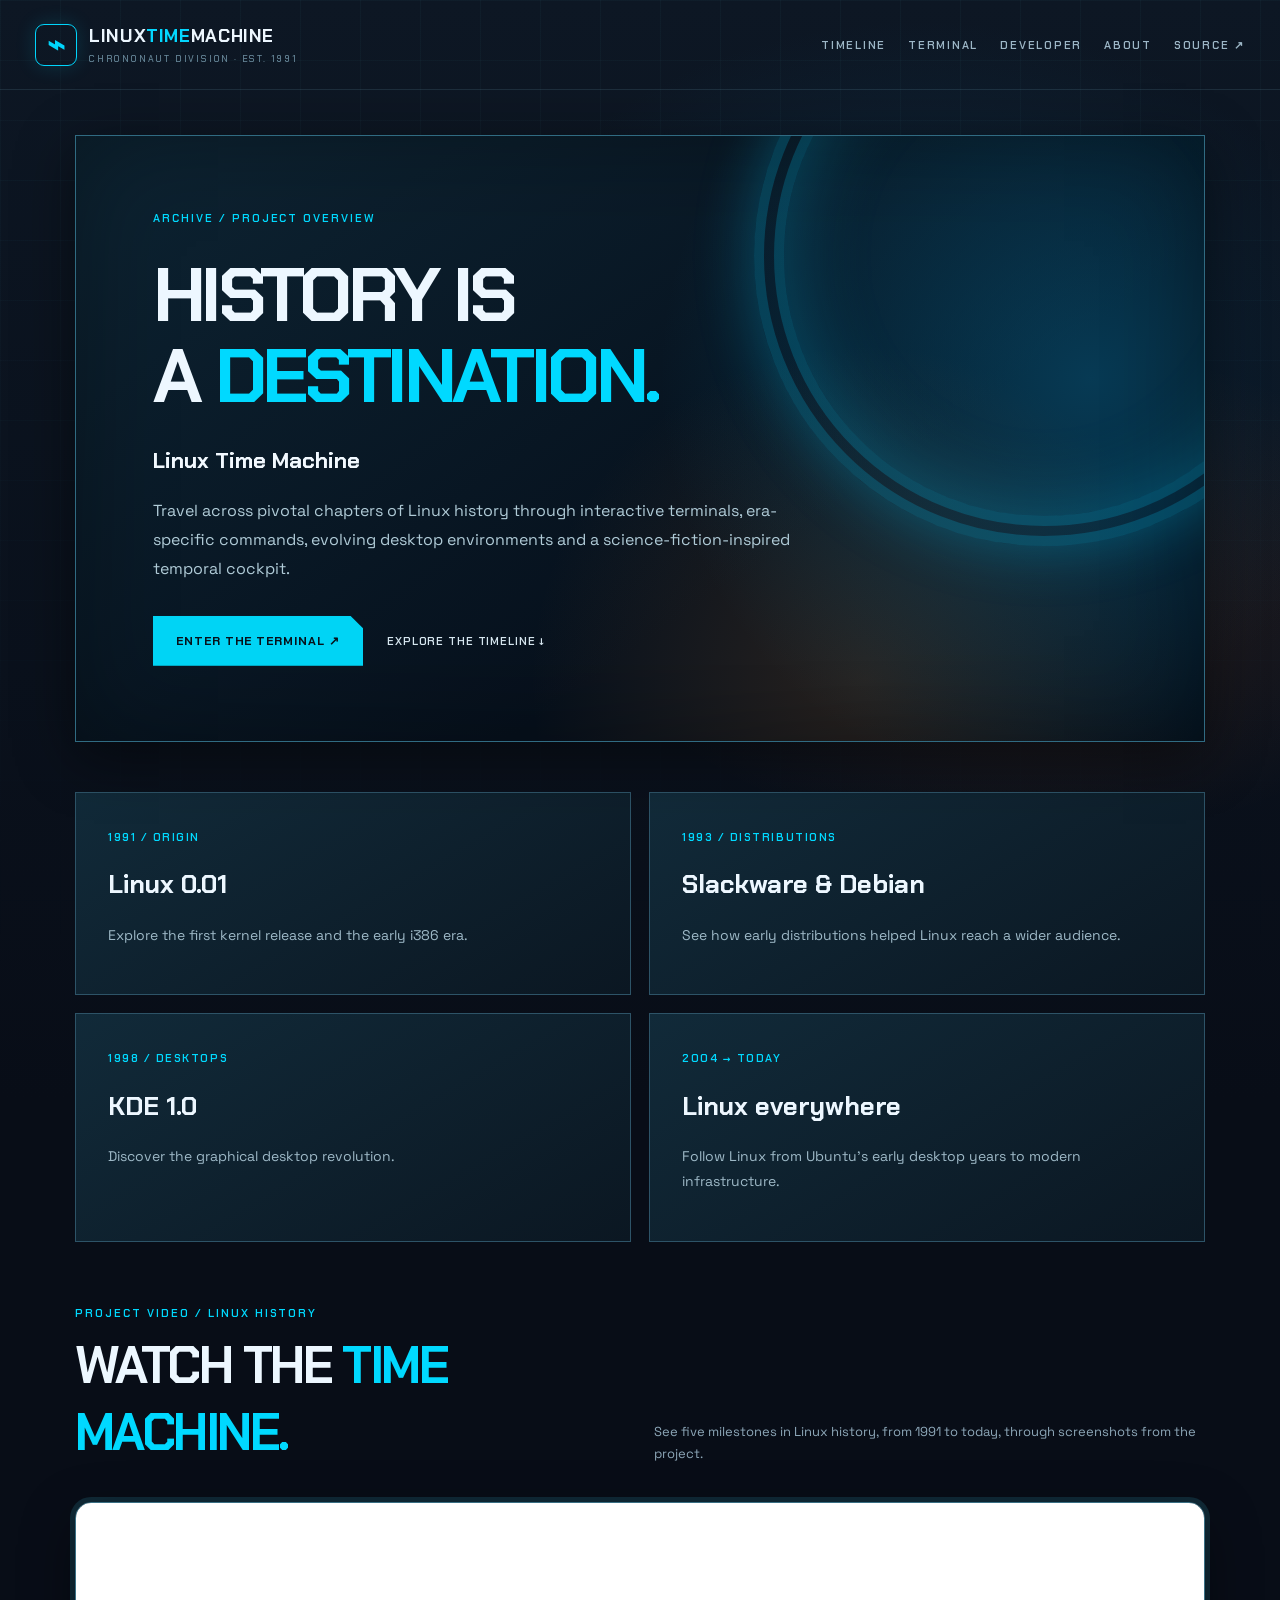
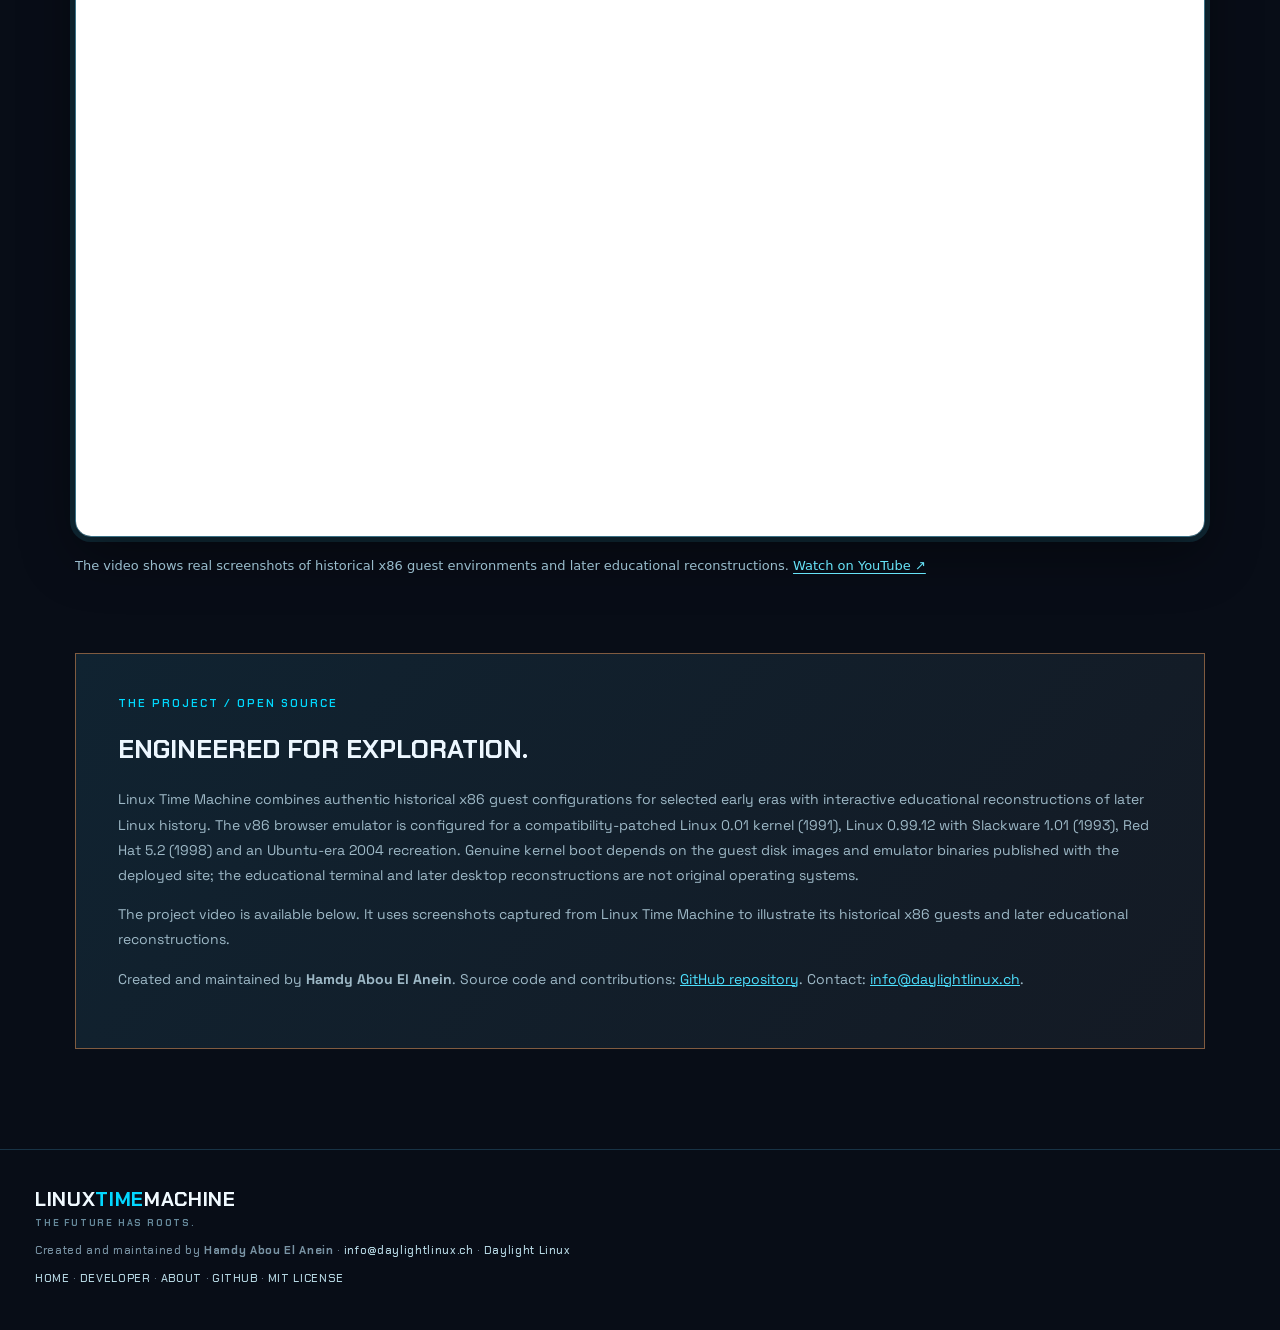
<file: about.html>
<!doctype html><html lang="en"><head><meta charset="UTF-8"><meta name="viewport" content="width=device-width,initial-scale=1"><meta name="theme-color" content="#080d17"><meta name="description" content="Explore Linux Time Machine, an interactive journey through the history of Linux, created by Hamdy Abou El Anein."><link rel="canonical" href="https://linuxtimemachine.org/about"><meta property="og:type" content="website"><meta property="og:url" content="https://linuxtimemachine.org/about"><meta property="og:title" content="About Linux Time Machine — Historical Linux Browser Experience"><meta property="og:description" content="Discover how Linux Time Machine blends historical x86 Linux guests with educational retro desktop experiences."><meta property="og:image" content="https://linuxtimemachine.org/assets/linux-time-machine-social.png"><meta name="twitter:card" content="summary_large_image"><title>About Linux Time Machine — Historical Linux Browser Experience</title><link rel="stylesheet" href="/style.css?v=20261122-nav5-visible"></head><body><div class="ambient" aria-hidden="true"></div><header class="site-header"><a class="brand" href="/" aria-label="Linux Time Machine home"><span class="brand-icon">⌁</span><span>LINUX<span class="brand-highlight">TIME</span>MACHINE<small>CHRONONAUT DIVISION · EST. 1991</small></span></a><nav class="header-links"><a href="/#timeline">TIMELINE</a><a href="/#terminal-section">TERMINAL</a><a href="/developer.html">DEVELOPER</a><a href="/about.html">ABOUT</a><a href="https://github.com/hamdyaea/linux-time-machine" target="_blank" rel="noopener noreferrer">SOURCE ↗</a></nav></header><main class="profile-page"><section class="profile-hero"><div class="section-kicker">ARCHIVE / PROJECT OVERVIEW</div><h1>HISTORY IS<br>A <em>DESTINATION.</em></h1><p class="profile-lead">Linux Time Machine</p><p>Travel across pivotal chapters of Linux history through interactive terminals, era-specific commands, evolving desktop environments and a science-fiction-inspired temporal cockpit.</p><div class="profile-actions"><a class="primary-action" href="/#terminal-section">ENTER THE TERMINAL ↗</a><a class="secondary-action" href="/#timeline">EXPLORE THE TIMELINE ↓</a></div></section><section class="profile-grid"><article><span>1991 / ORIGIN</span><h2>Linux 0.01</h2><p>Explore the first kernel release and the early i386 era.</p></article><article><span>1993 / DISTRIBUTIONS</span><h2>Slackware &amp; Debian</h2><p>See how early distributions helped Linux reach a wider audience.</p></article><article><span>1998 / DESKTOPS</span><h2>KDE 1.0</h2><p>Discover the graphical desktop revolution.</p></article><article><span>2004 → TODAY</span><h2>Linux everywhere</h2><p>Follow Linux from Ubuntu's early desktop years to modern infrastructure.</p></article></section><section class="demo-section" id="watch-demo" aria-labelledby="demo-title">
<div class="section-kicker">PROJECT VIDEO / LINUX HISTORY</div>
<div class="section-heading"><h2 id="demo-title">WATCH THE <em>TIME MACHINE.</em></h2><p>See five milestones in Linux history, from 1991 to today, through screenshots from the project.</p></div>
<div class="demo-video"><iframe src="https://www.youtube-nocookie.com/embed/GdhBmuVOcXc" title="Linux Time Machine — 1991 to Today — official project video" width="1600" height="900" loading="lazy" referrerpolicy="strict-origin-when-cross-origin" allow="encrypted-media; picture-in-picture; fullscreen" allowfullscreen></iframe></div>
<p class="demo-caption">The video shows real screenshots of historical x86 guest environments and later educational reconstructions. <a href="https://youtu.be/GdhBmuVOcXc" target="_blank" rel="noopener noreferrer">Watch on YouTube ↗</a></p>
</section><section class="profile-panel"><div class="section-kicker">THE PROJECT / OPEN SOURCE</div><h2>ENGINEERED FOR EXPLORATION.</h2><p>Linux Time Machine combines authentic historical x86 guest configurations for selected early eras with interactive educational reconstructions of later Linux history. The v86 browser emulator is configured for a compatibility-patched Linux 0.01 kernel (1991), Linux 0.99.12 with Slackware 1.01 (1993), Red Hat 5.2 (1998) and an Ubuntu-era 2004 recreation. Genuine kernel boot depends on the guest disk images and emulator binaries published with the deployed site; the educational terminal and later desktop reconstructions are not original operating systems.</p><p>The project video is available below. It uses screenshots captured from Linux Time Machine to illustrate its historical x86 guests and later educational reconstructions.</p><p>Created and maintained by <strong>Hamdy Abou El Anein</strong>. Source code and contributions: <a href="https://github.com/hamdyaea/linux-time-machine">GitHub repository</a>. Contact: <a href="mailto:info@daylightlinux.ch">info@daylightlinux.ch</a>.</p></section></main><footer><div class="footer-brand">LINUX<span>TIME</span>MACHINE <small>THE FUTURE HAS ROOTS.</small></div><div>Created and maintained by <strong>Hamdy Abou El Anein</strong> · <a href="mailto:info@daylightlinux.ch">info@daylightlinux.ch</a> · <a href="https://daylightlinux.ch">Daylight Linux</a></div><div><a href="/">HOME</a> · <a href="/developer.html">DEVELOPER</a> · <a href="/about.html">ABOUT</a> · <a href="https://github.com/hamdyaea">GITHUB</a> · <a href="https://github.com/hamdyaea/linux-time-machine/blob/main/LICENSE">MIT LICENSE</a></div></footer></body></html>
</file>
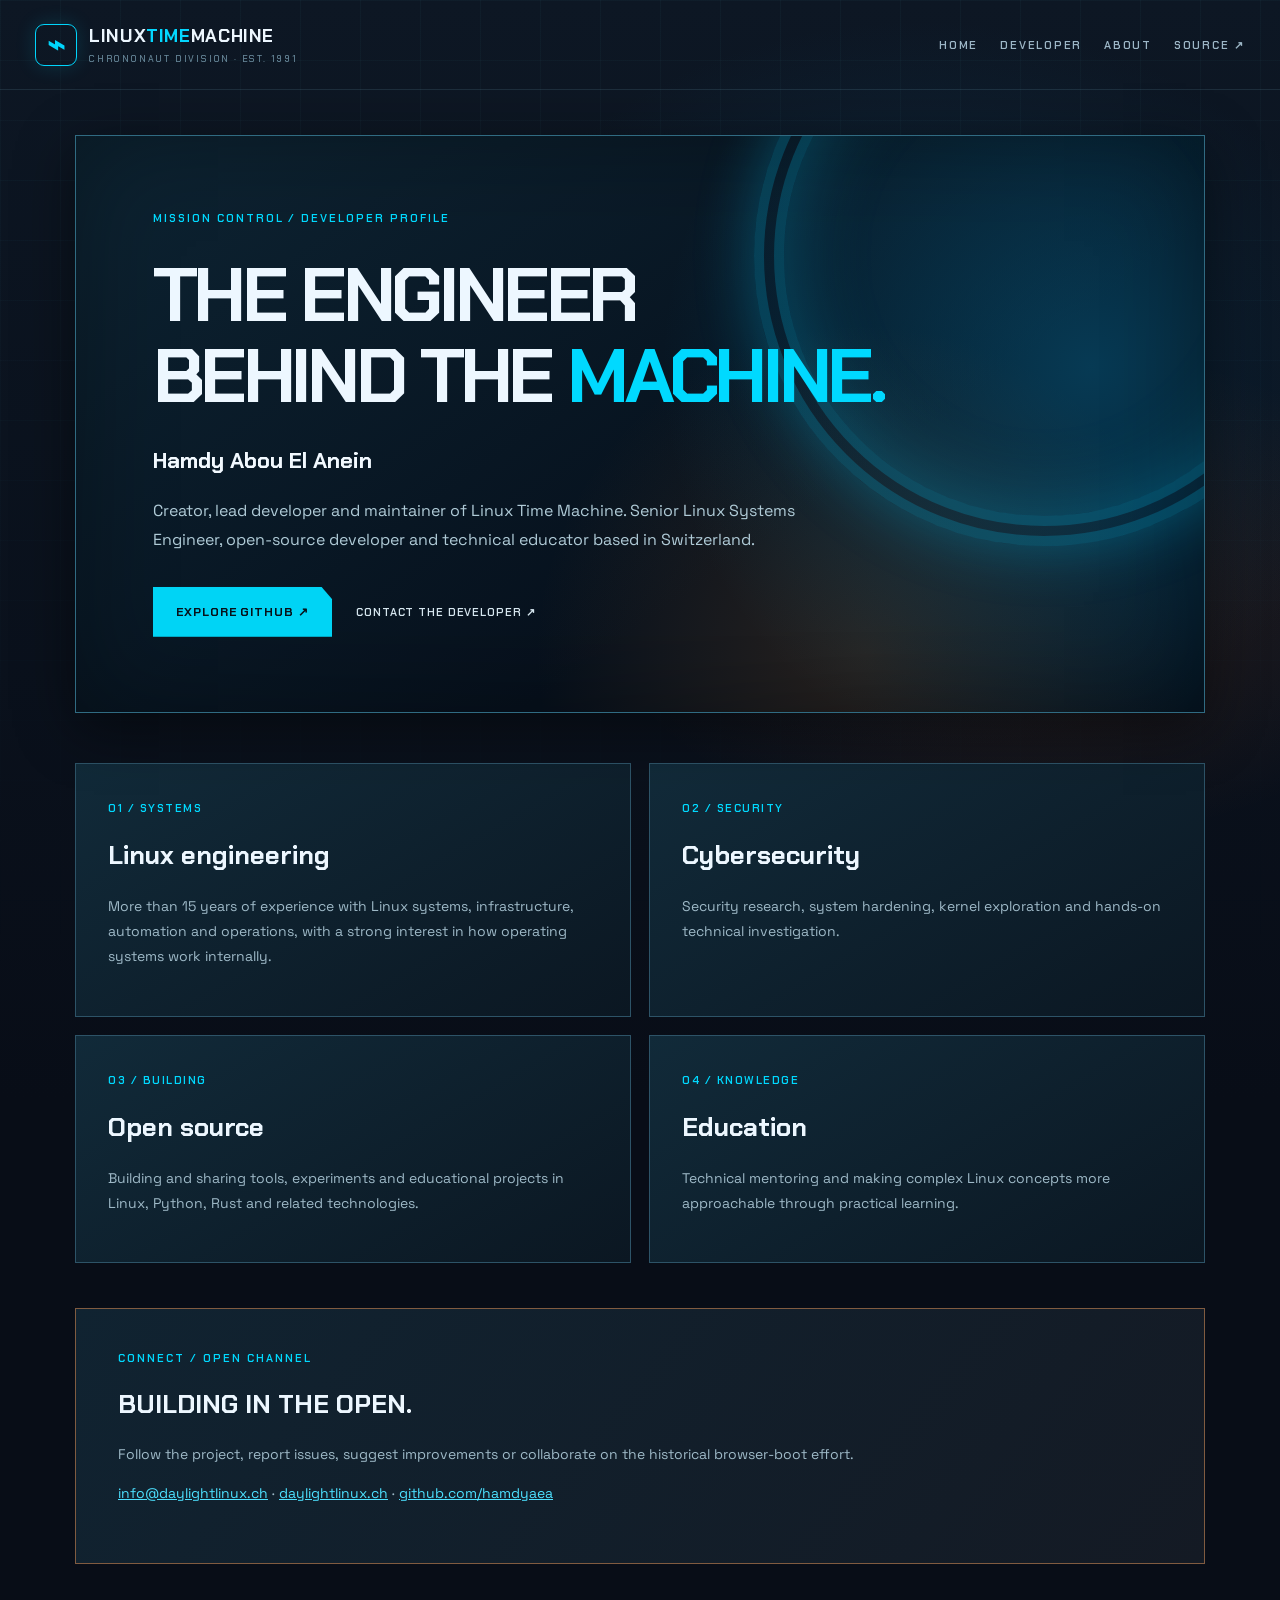
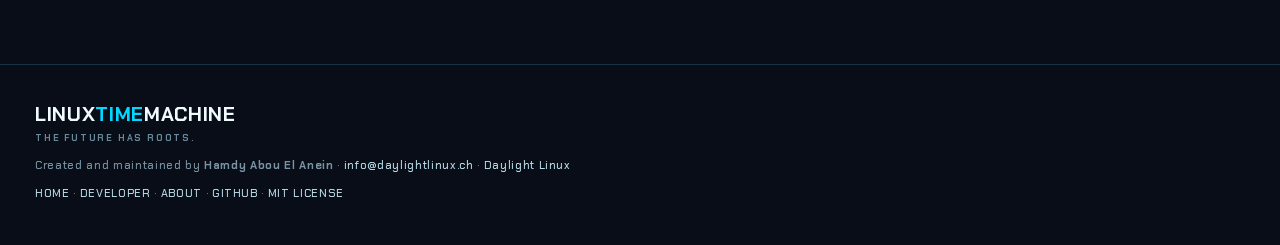
<file: developer.html>
<!doctype html><html lang="en"><head><meta charset="UTF-8"><meta name="viewport" content="width=device-width,initial-scale=1"><meta name="theme-color" content="#080d17"><meta name="description" content="Meet Hamdy Abou El Anein, Linux Time Machine creator, open-source developer and Linux systems engineer."><link rel="canonical" href="https://linuxtimemachine.org/developer"><meta property="og:type" content="profile"><meta property="og:url" content="https://linuxtimemachine.org/developer"><meta property="og:title" content="Hamdy Abou El Anein — Linux Time Machine Creator"><meta property="og:description" content="Meet Hamdy Abou El Anein, the Linux systems engineer and open-source developer behind Linux Time Machine."><meta property="og:image" content="https://linuxtimemachine.org/assets/linux-time-machine-social.png"><meta name="twitter:card" content="summary_large_image"><title>Hamdy Abou El Anein — Linux Time Machine Creator</title><script type="application/ld+json">{"@context":"https://schema.org","@type":"ProfilePage","url":"https://linuxtimemachine.org/developer","mainEntity":{"@type":"Person","name":"Hamdy Abou El Anein","url":"https://linuxtimemachine.org/developer","sameAs":["https://github.com/hamdyaea","https://daylightlinux.ch"],"jobTitle":"Senior Linux Systems Engineer","knowsAbout":["Linux","Open source","System engineering","Cybersecurity"]}}</script><link rel="stylesheet" href="/style.css?v=20261117-odyssey10"></head><body><div class="ambient" aria-hidden="true"></div><header class="site-header"><a class="brand" href="/" aria-label="Linux Time Machine home"><span class="brand-icon">⌁</span><span>LINUX<span class="brand-highlight">TIME</span>MACHINE<small>CHRONONAUT DIVISION · EST. 1991</small></span></a><nav class="header-links"><a href="/">HOME</a><a href="/developer.html">DEVELOPER</a><a href="/about.html">ABOUT</a><a href="https://github.com/hamdyaea/linux-time-machine" target="_blank" rel="noopener noreferrer">SOURCE ↗</a></nav></header><main class="profile-page"><section class="profile-hero"><div class="section-kicker">MISSION CONTROL / DEVELOPER PROFILE</div><h1>THE ENGINEER<br>BEHIND THE <em>MACHINE.</em></h1><p class="profile-lead">Hamdy Abou El Anein</p><p>Creator, lead developer and maintainer of Linux Time Machine. Senior Linux Systems Engineer, open-source developer and technical educator based in Switzerland.</p><div class="profile-actions"><a class="primary-action" href="https://github.com/hamdyaea">EXPLORE GITHUB ↗</a><a class="secondary-action" href="mailto:info@daylightlinux.ch">CONTACT THE DEVELOPER ↗</a></div></section><section class="profile-grid"><article><span>01 / SYSTEMS</span><h2>Linux engineering</h2><p>More than 15 years of experience with Linux systems, infrastructure, automation and operations, with a strong interest in how operating systems work internally.</p></article><article><span>02 / SECURITY</span><h2>Cybersecurity</h2><p>Security research, system hardening, kernel exploration and hands-on technical investigation.</p></article><article><span>03 / BUILDING</span><h2>Open source</h2><p>Building and sharing tools, experiments and educational projects in Linux, Python, Rust and related technologies.</p></article><article><span>04 / KNOWLEDGE</span><h2>Education</h2><p>Technical mentoring and making complex Linux concepts more approachable through practical learning.</p></article></section><section class="profile-panel"><div class="section-kicker">CONNECT / OPEN CHANNEL</div><h2>BUILDING IN THE OPEN.</h2><p>Follow the project, report issues, suggest improvements or collaborate on the historical browser-boot effort.</p><p><a href="mailto:info@daylightlinux.ch">info@daylightlinux.ch</a> · <a href="https://daylightlinux.ch">daylightlinux.ch</a> · <a href="https://github.com/hamdyaea">github.com/hamdyaea</a></p></section></main><footer><div class="footer-brand">LINUX<span>TIME</span>MACHINE <small>THE FUTURE HAS ROOTS.</small></div><div>Created and maintained by <strong>Hamdy Abou El Anein</strong> · <a href="mailto:info@daylightlinux.ch">info@daylightlinux.ch</a> · <a href="https://daylightlinux.ch">Daylight Linux</a></div><div><a href="/">HOME</a> · <a href="/developer.html">DEVELOPER</a> · <a href="/about.html">ABOUT</a> · <a href="https://github.com/hamdyaea">GITHUB</a> · <a href="https://github.com/hamdyaea/linux-time-machine/blob/main/LICENSE">MIT LICENSE</a></div></footer></body></html>
</file>
<file: style.css>
@import url('https://fonts.googleapis.com/css2?family=Chakra+Petch:wght@400;500;600;700&family=Space+Grotesk:wght@400;500;600;700&display=swap');
:root{color-scheme:dark;font-family:'Space Grotesk',Arial,sans-serif;background:#080d17;color:#edf7ff;scroll-behavior:smooth}*{box-sizing:border-box}body{margin:0;overflow-x:hidden}a{color:inherit}button,input{font:inherit}button{cursor:pointer}::selection{background:#00dcff;color:#07111b}.ambient{position:absolute;z-index:-1;inset:0 0 auto;height:1100px;background:radial-gradient(ellipse at 72% 35%,#0c486c65,transparent 36%),radial-gradient(ellipse at 80% 54%,#ef732522,transparent 30%),linear-gradient(180deg,#0d1724,#080d17);pointer-events:none}.ambient:after{content:"";position:absolute;inset:0;background-image:linear-gradient(#66d9ed09 1px,transparent 1px),linear-gradient(90deg,#66d9ed09 1px,transparent 1px);background-size:60px 60px;mask-image:linear-gradient(180deg,#000,transparent 90%)}.site-header{max-width:1300px;margin:auto;height:90px;padding:0 35px;display:flex;align-items:center;justify-content:space-between;border-bottom:1px solid #8bc9de21}.brand{display:flex;align-items:center;gap:12px;text-decoration:none;font:700 18px 'Chakra Petch',sans-serif;letter-spacing:.035em}.brand-highlight,.footer-brand span{color:#03d7ff}.brand small{display:block;color:#69899b;font:500 9px 'Chakra Petch',sans-serif;letter-spacing:.2em;margin-top:5px}.brand-icon{display:grid;place-items:center;width:42px;height:42px;border:1px solid #00d5fc;color:#00d5fc;border-radius:9px;font-size:30px;box-shadow:0 0 20px #00d9ff26}.header-links{display:flex;align-items:center;gap:34px}.header-links a{font:600 11px 'Chakra Petch',sans-serif;letter-spacing:.16em;text-decoration:none;color:#9db7c7}.header-links a:hover{color:#00d7ff}main{max-width:1300px;margin:auto;padding:0 35px}.hero{min-height:670px;display:grid;grid-template-columns:1fr 1fr;align-items:center;gap:30px;padding:80px 0 100px}.hero-copy{position:relative;z-index:2}.eyebrow,.section-kicker{font:600 11px 'Chakra Petch',sans-serif;letter-spacing:.18em;color:#00d9ff}.eyebrow{display:flex;align-items:center;gap:10px}.signal{width:7px;height:7px;background:#00d9ff;border-radius:50%;box-shadow:0 0 13px #00d9ff}.serial{color:#647f92}.hero h1{font:700 clamp(64px,7.1vw,110px)/.95 'Chakra Petch',sans-serif;letter-spacing:-.065em;margin:25px 0 24px}.outline-word{-webkit-text-stroke:1px #9ab9c9;color:transparent}.gradient-word{color:#00d9ff;text-shadow:0 0 45px #00bfff4a}.hero-copy>p{max-width:485px;color:#9bb4c6;font-size:16px;line-height:1.8}.hero-actions{display:flex;gap:22px;align-items:center;margin-top:35px;flex-wrap:wrap}.primary-action{background:#00d4f5;color:#07121b;text-decoration:none;padding:17px 23px;font:700 12px 'Chakra Petch',sans-serif;letter-spacing:.08em;box-shadow:0 0 35px #00d9ff33;clip-path:polygon(0 0,94% 0,100% 25%,100% 100%,0 100%)}.primary-action span{margin-left:12px}.primary-action:hover{background:#79edff}.secondary-action{color:#d6e6ef;text-decoration:none;font:600 11px 'Chakra Petch',sans-serif;letter-spacing:.08em}.secondary-action:hover{color:#00d9ff}.hero-stats{display:flex;gap:38px;margin-top:62px}.hero-stats div{display:flex;flex-direction:column;gap:7px;border-left:1px solid #2d586a;padding-left:15px}.hero-stats b{font:700 24px 'Chakra Petch',sans-serif}.hero-stats span{font:500 9px 'Chakra Petch',sans-serif;letter-spacing:.12em;color:#69899b}.machine-scene{height:540px;position:relative;isolation:isolate;overflow:hidden}.machine-scene:before{content:"";position:absolute;inset:6% 0 0;background:radial-gradient(ellipse at 50% 55%,#0a8cb32a,transparent 55%)}.scene-label{position:absolute;z-index:4;color:#719cb0;font:600 10px 'Chakra Petch',sans-serif;letter-spacing:.15em}.scene-label span{color:#03d9fc}.scene-label.top{top:20px;left:20px}.scene-label.bottom{bottom:20px;right:20px}.portal{position:absolute;width:min(440px,90%);aspect-ratio:1;left:50%;top:42%;transform:translate(-50%,-50%);border-radius:50%;filter:drop-shadow(0 0 36px #00c9ff66)}.portal-ring{position:absolute;inset:0;border-radius:50%;border:3px solid #00d9ff;box-shadow:0 0 15px #00d9ff,inset 0 0 35px #00d9ff77,0 0 75px #00d9ff44}.portal-ring.outer{background:repeating-conic-gradient(from 4deg,#00cfff 0deg 1deg,transparent 1deg 12deg);mask:radial-gradient(circle,transparent 61%,#000 63%,#000 65%,transparent 67%);animation:rotate 36s linear infinite}.portal-ring.inner{inset:10%;border:1px solid #5ee8ff88;background:radial-gradient(circle,#00b5f512 0%,#02283b6b 58%,transparent 68%);box-shadow:inset 0 0 70px #00b6ff30,0 0 30px #00b6ff33}.portal-core{position:absolute;inset:20%;display:flex;flex-direction:column;align-items:center;justify-content:center;background:radial-gradient(circle,#083b53aa,#02111a44 75%);border-radius:50%}.portal-year{font:700 clamp(66px,8vw,108px) 'Chakra Petch',sans-serif;letter-spacing:-.07em;color:#e5faff;text-shadow:0 0 35px #00cfff}.portal-caption{font:600 9px 'Chakra Petch',sans-serif;letter-spacing:.25em;color:#00d9ff}.road{position:absolute;z-index:0;bottom:-10%;height:38%;width:2px;background:linear-gradient(transparent,#ed7b37aa);transform-origin:bottom}.road-left{left:0;transform:rotate(60deg)}.road-right{right:0;transform:rotate(-60deg)}.vehicle{position:absolute;z-index:3;bottom:78px;left:50%;transform:translateX(-50%);width:320px;height:110px;filter:drop-shadow(0 0 18px #ed762c44)}.vehicle-body{position:absolute;bottom:25px;left:5%;width:90%;height:52px;background:linear-gradient(170deg,#c2c6bd 0%,#5e7480 24%,#172735 58%,#0d1925 100%);clip-path:polygon(8% 0,89% 0,100% 48%,96% 90%,5% 100%,0 55%);border-bottom:4px solid #ef8b42}.vehicle-cabin{position:absolute;bottom:62px;left:22%;width:57%;height:46px;background:linear-gradient(135deg,#95aab0,#1b384b 40%,#041522 70%);clip-path:polygon(18% 0,77% 0,100% 100%,0 100%);border-top:2px solid #b1bfc1}.vehicle-light{position:absolute;bottom:48px;width:42px;height:9px;background:#ffd9a4;box-shadow:0 0 23px 7px #ffa64a99;z-index:4}.vehicle-light.left{left:14px}.vehicle-light.right{right:14px}.wheel{position:absolute;bottom:14px;width:50px;height:28px;background:#02090e;border:3px solid #344451;border-radius:9px;z-index:4}.wheel.left{left:38px}.wheel.right{right:38px}@keyframes rotate{to{transform:rotate(360deg)}}.timeline-section,.console-section{padding:80px 0 40px;border-top:1px solid #183346}.section-heading{display:flex;justify-content:space-between;align-items:end;gap:25px;margin:12px 0 36px}.section-heading h2{font:700 clamp(34px,4vw,57px) 'Chakra Petch',sans-serif;letter-spacing:-.05em;margin:0}.section-heading h2 em{font-style:normal;color:#00d9ff}.section-heading p{color:#8da7b8;font-size:13px;line-height:1.7;max-width:370px;margin:0}.era-track{display:grid;grid-template-columns:repeat(5,1fr);gap:12px}.era-card{min-height:195px;border:1px solid #1c3c4b;background:linear-gradient(145deg,#132332,#0c1521);padding:19px;display:flex;flex-direction:column;gap:9px;position:relative;overflow:hidden}.era-card.active{border-color:#00c9ef;background:linear-gradient(145deg,#10465b,#102433 70%);box-shadow:inset 0 0 45px #00bfff0d}.era-card.active:before{content:"";position:absolute;left:0;right:0;top:0;height:3px;background:#00d9ff}.era-number{font:600 9px 'Chakra Petch',sans-serif;letter-spacing:.12em;color:#6c91a6}.era-card strong{font:700 49px 'Chakra Petch',sans-serif;letter-spacing:-.07em}.era-card>span:nth-of-type(2){font:600 10px 'Chakra Petch',sans-serif;letter-spacing:.07em;color:#c6d6de}.era-state{margin-top:auto;color:#718b9b;font:600 9px 'Chakra Petch',sans-serif;letter-spacing:.07em}.active .era-state{color:#00e4c3}.future{opacity:.72}.console-section{margin-top:85px}.console-shell{border:1px solid #31546a;background:#07121b;box-shadow:0 20px 80px #0008,0 0 50px #00a5ff10}.console-top{height:54px;background:#152738;border-bottom:1px solid #28495c;display:flex;align-items:center;justify-content:space-between;padding:0 20px;font:600 11px 'Chakra Petch',sans-serif;letter-spacing:.12em;color:#9bb8c7;gap:12px}.console-lights{display:flex;gap:7px}.console-lights i{width:9px;height:9px;background:#ff784e;border-radius:50%}.console-lights i:nth-child(2){background:#e6b650}.console-lights i:nth-child(3){background:#25ca91}.console-top button{border:1px solid #436579;background:#1b3444;color:#cde5ef;padding:8px 11px;font:600 10px 'Chakra Petch',sans-serif;letter-spacing:.07em}.console-top button:hover{background:#28526b}.console-meta,.console-footer{display:flex;justify-content:space-between;gap:12px;flex-wrap:wrap;padding:12px 23px;background:#0b1b27;border-bottom:1px solid #173746;color:#7193a7;font:600 10px 'Chakra Petch',sans-serif;letter-spacing:.07em}.console-meta b{color:#00e4c3}.console-footer{border-top:1px solid #173746;border-bottom:0}.terminal{height:400px;overflow:auto;padding:25px;font:13px/1.8 ui-monospace,SFMono-Regular,Consolas,monospace;white-space:pre-wrap;overflow-wrap:anywhere;cursor:text}.boot{color:#a8c6d2}.boot strong{color:#00e5c4}.line{color:#d5e8e7;white-space:pre-wrap}.entered{color:#00e3c2;margin-top:7px}#shell{display:flex;align-items:baseline;gap:9px;flex-wrap:wrap}#prompt{color:#00e3c2}#command{min-width:100px;flex:1;background:transparent;border:0;outline:none;color:#f4ffff;font:inherit;caret-color:#00e3c2}.accuracy{display:flex;gap:15px;align-items:start;margin:24px 0 35px;border-left:2px solid #d78b44;background:#1d2229;padding:17px 20px;color:#aabcc7;font-size:12px;line-height:1.8}.accuracy p{margin:0}.accuracy strong{color:#f0f6f9}.accuracy a{color:#00d9ff}.accuracy-icon{color:#f2a45b;font-size:19px}.manifesto{margin-top:100px;padding:70px 0 100px;border-top:1px solid #183346}.manifesto h2{font:700 clamp(36px,5.5vw,72px)/1.14 'Chakra Petch',sans-serif;letter-spacing:-.055em}.manifesto h2 em{font-style:normal;color:#e68c49}.manifesto h2 span{color:#00d9ff}.manifesto-grid{display:grid;grid-template-columns:repeat(3,1fr);gap:22px;margin-top:55px}.manifesto-grid article{border-top:1px solid #285064;padding-top:22px}.manifesto-grid article>span{font:600 11px 'Chakra Petch',sans-serif;color:#00d9ff}.manifesto-grid h3{font:700 19px 'Chakra Petch',sans-serif;letter-spacing:.04em}.manifesto-grid p{font-size:13px;color:#8ca9ba;line-height:1.7;max-width:300px}footer{border-top:1px solid #183346;max-width:1300px;margin:auto;padding:36px 35px 45px;display:flex;flex-direction:column;gap:14px;color:#7993a4;font:500 11px 'Chakra Petch',sans-serif;letter-spacing:.06em}footer a{color:#b7d8e4;text-decoration:none}.footer-brand{font-weight:700;font-size:20px;color:#f1faff}.footer-brand small{display:block;color:#66899b;font-size:9px;letter-spacing:.2em;margin-top:5px}@media(max-width:1050px){.hero{grid-template-columns:1fr;gap:0;padding-top:60px}.machine-scene{height:490px}.hero-copy{max-width:750px}.era-track{grid-template-columns:repeat(3,1fr)}}@media(max-width:650px){.site-header{height:75px;padding:0 18px}.brand{font-size:13px}.brand small{font-size:7px}.brand-icon{width:34px;height:34px}.header-links{gap:13px}.header-links a{font-size:9px}.header-links a:first-child,.header-links a:nth-child(2){display:none}main{padding:0 18px}.hero{padding:55px 0 55px;min-height:0}.hero h1{font-size:clamp(55px,13vw,85px)}.hero-copy>p{font-size:14px}.hero-stats{gap:16px;margin-top:40px}.hero-stats b{font-size:20px}.hero-stats span{font-size:8px}.machine-scene{height:370px}.portal{width:320px;max-width:100%}.portal-year{font-size:67px}.vehicle{transform:translateX(-50%) scale(.75);bottom:45px}.scene-label{font-size:8px}.section-heading{display:block}.section-heading p{margin-top:15px}.era-track{grid-template-columns:repeat(2,1fr)}.era-card{min-height:165px}.era-card strong{font-size:40px}.timeline-section,.console-section{padding-top:55px}.console-section{margin-top:55px}.console-top{font-size:9px;padding:0 10px}.console-meta,.console-footer{font-size:8px;padding:12px}.terminal{height:365px;padding:15px;font-size:11px}.manifesto{margin-top:60px}.manifesto-grid{grid-template-columns:1fr}.manifesto h2{font-size:37px}footer{padding:28px 18px}}@media(prefers-reduced-motion:reduce){*,*:before,*:after{animation:none!important;scroll-behavior:auto!important}}
/* Interactive timeline and original illustrative era environments */
.era-card{appearance:none;color:inherit;text-align:left;font:inherit;cursor:pointer;transition:transform .18s,border-color .18s,box-shadow .18s}
.era-card:hover,.era-card:focus-visible{transform:translateY(-4px);border-color:#00d9ff;outline-offset:3px}
.era-card.active{opacity:1}
.era-card .era-state{color:#7ea4b5}
.era-card.active .era-state{color:#00e4c3}
#boot-description{white-space:pre-wrap}
.desktop-preview{border:1px solid #29485b;border-bottom:0;background:radial-gradient(ellipse at 60% 50%,#1d3c4d,#0a1521 75%);padding:16px 18px 20px}
.preview-label{font:600 10px 'Chakra Petch',sans-serif;letter-spacing:.14em;color:#84adbf;margin-bottom:12px}
.preview-text{min-height:110px;display:grid;place-content:center;text-align:center;white-space:pre-line;color:#81c4db;font:600 15px/2 'Chakra Petch',sans-serif;letter-spacing:.1em;border:1px dashed #325269;background:#071521}
.desktop-scene{height:230px;max-width:720px;margin:auto;border:5px solid #203847;position:relative;overflow:hidden;background:linear-gradient(135deg,#245e91,#8ab4b7 60%,#183c6d)}
.desktop-1998{background:linear-gradient(135deg,#166879,#4caa9e 55%,#a6d4b7)}
.desktop-2004{background:linear-gradient(135deg,#693d85,#a65c42 55%,#e2a66c)}
.desktop-2026{background:radial-gradient(circle at 75% 25%,#6c78cc,#183457 48%,#0a1931)}
.desktop-bar{height:31px;padding:7px 12px;background:#10202cdd;color:#eaf7fc;font:600 11px 'Chakra Petch',sans-serif}
.desktop-window{position:absolute;top:60px;left:18%;width:64%;min-height:105px;background:#e9f1ef;color:#14242e;box-shadow:8px 10px 0 #06131a44}
.desktop-window-title{padding:8px 12px;background:#22546c;color:#fff;font:600 11px 'Chakra Petch',sans-serif}
.desktop-window-content{padding:18px;font:500 13px 'Space Grotesk',sans-serif}
.desktop-2004 .desktop-window-title{background:#6c3b4e}
.desktop-2026 .desktop-window{border-radius:10px;overflow:hidden;background:#172c45;color:#eaf5fa}
.desktop-2026 .desktop-window-title{background:#264968}
.command-guide{margin:24px 0 20px;padding:24px;border:1px solid #25495d;background:#0e1c2a}
.command-guide h3,.era-knowledge h3{font:700 23px 'Chakra Petch',sans-serif;letter-spacing:.02em;margin:12px 0}
.command-guide p{color:#90adbd;font-size:13px;line-height:1.7;margin:0 0 20px}
.command-tips{display:grid;grid-template-columns:repeat(3,1fr);gap:11px}
.command-tip{min-height:78px;text-align:left;padding:13px 15px;border:1px solid #285168;background:#102738;color:#c5dce6;display:flex;flex-direction:column;gap:9px;transition:background .2s,border-color .2s}
.command-tip:hover,.command-tip:focus-visible{background:#173b51;border-color:#00d9ff}
.command-tip code{font:700 14px ui-monospace,SFMono-Regular,Consolas,monospace;color:#00e5c4}
.command-tip span{font-size:11px;color:#8baebf}
.era-knowledge{padding:18px 24px 23px;border:1px solid #25495d;background:#101e2a}
.era-knowledge h3{font-size:17px}
.era-knowledge ul{padding-left:20px;margin:12px 0 0;color:#a3bccc;font-size:13px;line-height:1.9}
@media(max-width:750px){.command-tips{grid-template-columns:repeat(2,1fr)}}
@media(max-width:470px){.command-tips{grid-template-columns:1fr}.era-card{padding:13px}.desktop-window{left:9%;width:82%}}

/* Authentic-inspired monochrome console, visually isolated from the time-machine UI. */
.console-shell{--phosphor:#54f879;--dim:#248e43;--screen:#010302;background:#000;border:9px solid #151b19;border-radius:10px;box-shadow:inset 0 0 0 2px #344039,0 22px 60px #000b,0 0 40px #0cff3920;overflow:hidden}
.console-top{background:linear-gradient(#303630,#1b211c);border-bottom:2px solid #080b08;color:#c6d3c6;font:600 11px ui-monospace,monospace;height:42px}
.console-lights i{background:#576259!important;width:6px;height:6px;box-shadow:none}
.console-lights i:first-child{background:#ff7d53!important}
.console-top button{background:#18241a;border:1px solid #4a644f;color:#b6d3b9;font:600 10px ui-monospace,monospace}
.console-meta,.console-footer{background:#050b06;color:var(--dim);border-color:#14281b;font:11px ui-monospace,monospace;letter-spacing:0}
.console-meta b{color:var(--phosphor)}
.terminal{position:relative;background:var(--screen);color:var(--phosphor);height:490px;padding:22px 24px;font:15px/1.45 'Courier New',Courier,monospace;letter-spacing:.012em;text-shadow:0 0 5px #3df36b4f;isolation:isolate;scrollbar-color:#285c34 #000}
.terminal::before{content:"";pointer-events:none;position:sticky;display:block;top:-22px;height:0;z-index:5}
.terminal::after{content:"";pointer-events:none;position:absolute;inset:0;background:repeating-linear-gradient(to bottom,transparent 0,transparent 3px,#00000022 4px);opacity:.32;z-index:4}
.boot,.line,.entered,#prompt,#command{color:var(--phosphor)!important;text-shadow:0 0 5px #3df36b4f}
.boot{white-space:pre-wrap;margin-bottom:10px}
.line{min-height:1.45em}
.entered{margin-top:5px}
#shell{align-items:center;gap:8px}
#command{caret-color:var(--phosphor);font:inherit;letter-spacing:inherit}
#command::selection{background:var(--phosphor);color:#000}
#prompt{white-space:pre-wrap}
.console-shell[data-era="1991"]{--phosphor:#55ff70;--dim:#33844a}
.console-shell[data-era="1993"]{--phosphor:#66ef83;--dim:#3b9157}
.console-shell[data-era="1998"]{--phosphor:#78ff8b;--dim:#45985b}
.console-shell[data-era="2004"]{--phosphor:#8bff96;--dim:#4b9e5e}
.console-shell[data-era="2026"]{--phosphor:#a2ffb0;--dim:#509d67}
.console-shell[data-era="1991"] .console-top{background:linear-gradient(#242824,#101510)}
.console-shell[data-era="2004"] .console-top,.console-shell[data-era="2026"] .console-top{background:linear-gradient(#303b32,#1d2921)}
.console-shell.is-booting .terminal{animation:screen-wake .36s ease-out}
@keyframes screen-wake{0%{filter:brightness(2);transform:scaleY(.02)}45%{filter:brightness(1.5);transform:scaleY(1)}100%{filter:brightness(1);transform:scaleY(1)}}
@media(max-width:650px){.console-shell{border-width:5px}.terminal{font-size:12px;height:410px;padding:15px 12px}.console-meta,.console-footer{font-size:9px}.console-top{font-size:9px}}
@media(prefers-reduced-motion:reduce){.console-shell.is-booting .terminal{animation:none}}

/* First-screen destination console */
.console-featured{padding-top:22px;margin-top:0;scroll-margin-top:90px}
.console-featured .section-heading{margin-bottom:18px}
.console-featured .section-heading h2{font-size:clamp(28px,3.2vw,44px)}
.console-featured .section-heading p{max-width:540px}
.console-featured .terminal{height:390px}
.quick-years{display:flex;align-items:center;flex-wrap:wrap;gap:9px;margin:0 0 15px;padding:12px 14px;background:#091923;border:1px solid #2b4b5d}
.quick-years span{font:700 11px 'Chakra Petch',sans-serif;color:#8ab4c5;letter-spacing:.13em;margin-right:12px}
.quick-years button{border:1px solid #3b6070;background:#102532;color:#b2d6df;padding:9px 17px;cursor:pointer;font:700 13px 'Chakra Petch',sans-serif;transition:background .2s,color .2s,box-shadow .2s}
.quick-years button:hover,.quick-years button:focus-visible,.quick-years button.selected{background:#00d8c1;color:#051820;border-color:#00d8c1;box-shadow:0 0 17px #00d8c144}
.console-featured .command-guide{margin-top:15px}
.console-featured .desktop-preview{padding-top:10px}
@media(max-width:650px){.console-featured .terminal{height:340px}.quick-years button{padding:8px 11px}.quick-years span{width:100%}}

/* Temporal drive — mechanical cockpit redesign */
.machine-scene{min-height:580px;overflow:hidden;border-radius:24px;border:1px solid #3a6c79;background:radial-gradient(ellipse at 50% 45%,#095c7d70 0%,#071827 48%,#020811 85%);box-shadow:inset 0 0 90px #000,0 25px 70px #000a,0 0 45px #00caff15}
.machine-scene:after{content:"";position:absolute;inset:8px;pointer-events:none;border:2px solid #bd7a43aa;border-radius:18px;box-shadow:inset 0 0 0 5px #12242e,inset 0 0 0 8px #46606b,0 0 20px #e88b3a25}
.machine-scene .portal{top:43%;width:min(420px,82%);filter:drop-shadow(0 0 30px #03d6ff)}
.machine-scene .portal-ring.outer{border:12px ridge #a88b69;background:repeating-conic-gradient(#20e8ff 0 3deg,#0a2638 3deg 10deg,#de853b 10deg 12deg,#051320 12deg 15deg);mask:radial-gradient(circle,transparent 57%,#000 59%,#000 72%,transparent 74%);animation:rotate 18s linear infinite}
.machine-scene .portal-ring.inner{inset:13%;border:8px double #e4a065;box-shadow:inset 0 0 70px #00dbff80,0 0 45px #00c9ff8a,0 0 8px 2px #f4a95e}
.machine-scene .portal-core{inset:24%;background:radial-gradient(circle,#0879a6b8 0%,#022333cc 70%);box-shadow:inset 0 0 60px #14e4ff}
.machine-scene .portal-year{font-size:clamp(58px,7vw,94px);color:#f0ffff;text-shadow:0 0 25px #02d8ff}
.machine-scene .vehicle{bottom:65px;width:340px;transform:translateX(-50%) perspective(500px) rotateX(9deg);filter:drop-shadow(0 12px 20px #000) drop-shadow(0 0 12px #f0a65a)}
.machine-scene .vehicle-body{background:linear-gradient(170deg,#faf0d4 0%,#b89c7c 15%,#4b6474 38%,#172733 65%,#0a141d 100%);border-bottom:5px solid #ffae5a;box-shadow:0 0 24px #ff914955}
.machine-scene .vehicle-cabin{background:linear-gradient(130deg,#e3bd8e,#668899 35%,#042e43 65%,#051522 80%);border-top:3px solid #f4d5a0}
.machine-scene .road{height:50%;width:3px;background:linear-gradient(transparent,#00d6ff,#ffae55);box-shadow:0 0 18px #00d6ff}
.machine-scene .scene-label{z-index:6;background:#05151dc9;border:1px solid #af845b88;padding:10px 12px;border-radius:4px;color:#c0e9f4}
.machine-scene .scene-label.top{top:27px;left:28px}
.machine-scene .scene-label.bottom{bottom:27px;right:28px}
.machine-scene:before{background:repeating-linear-gradient(0deg,transparent 0 26px,#00c9ff10 27px 28px),radial-gradient(ellipse at 50% 46%,#0ed4ff40,transparent 65%);animation:temporal-pulse 4s ease-in-out infinite alternate}
@keyframes temporal-pulse{from{opacity:.65}to{opacity:1}}
.hero{gap:42px}
@media(max-width:650px){.machine-scene{min-height:390px;height:390px}.machine-scene .vehicle{transform:translateX(-50%) scale(.72);bottom:45px}.machine-scene .scene-label{padding:6px;font-size:8px}.machine-scene .portal{width:min(330px,90%)}}
@media(prefers-reduced-motion:reduce){.machine-scene:before,.machine-scene .portal-ring.outer{animation:none}}

/* Odyssey design system: machine instrumentation and editorial pages */
.machine-scene{background:radial-gradient(ellipse at 50% 45%,#08648a88 0%,#05121e 52%,#02070c 90%),repeating-linear-gradient(90deg,#122634 0 2px,transparent 2px 35px);border:12px ridge #566776;outline:2px solid #bb8b57;outline-offset:-6px}
.cockpit-frame{position:absolute;inset:0;z-index:5;pointer-events:none}
.cockpit-bolt{position:absolute;width:16px;height:16px;border-radius:50%;border:3px solid #394f5b;background:radial-gradient(circle at 30% 25%,#e8c18a,#4c6470 50%,#091b26);box-shadow:0 0 0 2px #b4824c}
.cockpit-bolt.b1{top:15px;left:15px}.cockpit-bolt.b2{top:15px;right:15px}.cockpit-bolt.b3{bottom:15px;left:15px}.cockpit-bolt.b4{bottom:15px;right:15px}
.cockpit-radar{position:absolute;top:75px;left:26px;max-width:170px;padding:12px;background:#031522ed;border:1px solid #00c9ee9c;box-shadow:0 0 15px #00c9ff26,inset 0 0 15px #00d9ff16;color:#66d7f1;font:600 9px/1.7 'Chakra Petch',sans-serif;letter-spacing:.08em}
.cockpit-radar strong{display:block;color:#eeb56e;font-size:10px}
.cockpit-gauge{position:absolute;top:80px;right:24px;display:flex;flex-direction:column;align-items:center;justify-content:center;width:126px;height:126px;border:9px ridge #7a8892;border-radius:50%;background:radial-gradient(circle,#13465c,#03131d 68%);box-shadow:0 0 0 4px #c68b54,0 0 26px #00dcff50;color:#a8eaff;text-align:center;font:600 9px 'Chakra Petch',sans-serif}
.cockpit-gauge strong{font-size:31px;color:#fff;text-shadow:0 0 13px #00dfff}.cockpit-gauge small{color:#ffbd79;font-size:9px}
.cockpit-leds{position:absolute;bottom:33px;left:35px;display:flex;gap:11px}.cockpit-leds i{width:9px;height:9px;border-radius:50%;background:#00f4dd;box-shadow:0 0 14px #00f4dd}.cockpit-leds i:nth-child(2n){background:#ff9c4e;box-shadow:0 0 14px #ff9c4e}
.profile-page{max-width:1200px}.profile-hero{position:relative;overflow:hidden;min-height:450px;margin:45px 0 50px;padding:75px clamp(25px,6vw,80px);border:1px solid #306b82;background:radial-gradient(circle at 90% 40%,#0879a866,transparent 40%),radial-gradient(circle at 70% 90%,#b16b2c33,transparent 35%),linear-gradient(145deg,#0d2433,#06101c 65%);box-shadow:inset 0 0 100px #0005,0 15px 55px #0007}
.profile-hero:after{content:"";position:absolute;right:-130px;top:-170px;width:520px;height:520px;border:30px double #00b9e53a;border-radius:50%;box-shadow:0 0 60px #00cfff44,inset 0 0 80px #00cfff44;pointer-events:none}
.profile-hero h1{position:relative;z-index:1;max-width:800px;font:700 clamp(42px,6vw,83px)/1.05 'Chakra Petch',sans-serif;letter-spacing:-.06em;margin:30px 0}.profile-hero h1 em{font-style:normal;color:#00d9ff}
.profile-hero p{position:relative;z-index:1;max-width:650px;color:#b0cbd7;font-size:16px;line-height:1.8}.profile-hero .profile-lead{font:700 22px 'Chakra Petch',sans-serif;color:#f2f9ff}.profile-actions{position:relative;z-index:1;display:flex;gap:24px;align-items:center;flex-wrap:wrap;margin-top:32px}
.profile-grid{display:grid;grid-template-columns:repeat(2,minmax(0,1fr));gap:18px;margin:0 0 45px}.profile-grid article{padding:32px;background:linear-gradient(150deg,#112a39,#0b1722);border:1px solid #2d5367;min-height:190px}.profile-grid article>span{font:600 11px 'Chakra Petch',sans-serif;letter-spacing:.14em;color:#00d9ff}.profile-grid h2,.profile-panel h2{font:700 26px 'Chakra Petch',sans-serif}.profile-grid p,.profile-panel p{color:#9eb9c7;line-height:1.8;font-size:14px}.profile-panel{padding:42px;border:1px solid #805b40;background:linear-gradient(130deg,#102331,#141a24);margin:0 0 100px}.profile-panel a{color:#4de1ff}.header-links{gap:22px}
@media(max-width:800px){.cockpit-radar{display:none}.cockpit-gauge{width:90px;height:90px;right:12px;top:55px}.cockpit-gauge strong{font-size:22px}.profile-grid{grid-template-columns:1fr}.header-links{gap:12px}.header-links a{font-size:9px}}
@media(max-width:650px){.profile-hero{padding:45px 22px;min-height:0}.profile-hero h1{font-size:42px}.profile-panel{padding:24px}.header-links a[href="/about.html"]{display:none}.machine-scene{border-width:7px}.cockpit-gauge{transform:scale(.7);transform-origin:top right}}

.temporal-gallery{margin:20px 0 65px;padding:18px;background:linear-gradient(145deg,#0d202b,#07111c);border:1px solid #315e70;box-shadow:0 15px 50px #0009}.temporal-gallery img{display:block;width:100%;height:auto;margin-top:16px;border:1px solid #356070;border-radius:9px}.temporal-gallery-caption{display:flex;justify-content:space-between;gap:10px;flex-wrap:wrap;margin-top:14px;font:600 10px 'Chakra Petch',sans-serif;letter-spacing:.14em;color:#7fd5e7}

/* CHRONODECK 11 — interactive cockpit inspired by the approved concept artwork */
.chrono-dashboard{position:relative;display:grid;grid-template-columns:minmax(0,1fr) 238px;grid-template-rows:auto minmax(0,1fr) auto;column-gap:18px;padding:22px;background:radial-gradient(ellipse at 50% 10%,#164f66,#07131d 60%,#040a0f),repeating-linear-gradient(90deg,#a676401a 0 2px,transparent 2px 24px);border:12px ridge #7c8388;border-radius:28px;box-shadow:inset 0 0 0 4px #d39b61,inset 0 0 0 9px #122b36,0 25px 65px #000c,0 0 45px #03ccff28;isolation:isolate}
.chrono-dashboard:before{content:"";position:absolute;inset:8px;border:1px solid #dcab72;border-radius:16px;pointer-events:none;z-index:3;box-shadow:inset 0 0 0 3px #12212b}
.chrono-banner{grid-column:1/-1;display:flex;align-items:center;gap:18px;min-height:110px;padding:18px 26px;margin-bottom:18px;border:2px solid #27768c;border-radius:13px;background:radial-gradient(ellipse at 50% 100%,#096486,#03121d 75%);box-shadow:inset 0 0 35px #05d9ff2a,0 0 20px #00d9ff22}
.chrono-emblem{display:grid;place-items:center;flex:0 0 65px;width:65px;height:65px;border:7px double #e5a35f;border-radius:50%;background:#052535;color:#00e9ff;font-size:35px;box-shadow:0 0 22px #00e9ff6b}
.chrono-banner strong{display:block;color:#e8faff;text-shadow:0 0 24px #00cfff;font:700 clamp(22px,3.2vw,40px) 'Chakra Petch',sans-serif;letter-spacing:.02em}
.chrono-banner small{display:block;margin-top:6px;color:#7de2ff;font:600 10px 'Chakra Petch',sans-serif;letter-spacing:.18em}
.chrono-power{margin-left:auto;white-space:nowrap;color:#77f5d1;font:600 10px 'Chakra Petch',sans-serif;letter-spacing:.08em}
.chrono-side{grid-column:2;grid-row:2;display:flex;flex-direction:column;gap:16px;padding:16px;border:7px ridge #7b858c;border-radius:18px;background:linear-gradient(160deg,#091f2f,#020b15);box-shadow:inset 0 0 30px #000,0 0 20px #00dfff1a}
.chrono-side-title{text-align:center;color:#a3e8ff;font:700 16px 'Chakra Petch',sans-serif;letter-spacing:.07em}
.chrono-side .quick-years{display:flex;flex-direction:column;gap:10px;margin:0;padding:0;background:none;border:0}
.chrono-side .quick-years>span{display:none}
.chrono-side .quick-years button{display:block;width:100%;min-height:54px;text-align:left;padding:10px 14px;background:linear-gradient(130deg,#0b263b,#071421);border:1px solid #42788e;border-radius:7px;color:#c5e9f5;font:700 20px 'Chakra Petch',sans-serif;box-shadow:inset 0 0 12px #03ccff0a;transition:box-shadow .2s,border-color .2s,transform .2s}
.chrono-side .quick-years button:hover{border-color:#0be3ff;transform:translateX(-3px)}
.chrono-side .quick-years button.selected{color:#fff;border-color:#00e8ff;background:linear-gradient(130deg,#0b6288,#063047);box-shadow:0 0 19px #00d9ff88,inset 0 0 20px #00d9ff2b;text-shadow:0 0 13px #00e8ff}
.chrono-side-gauge{display:flex;flex-direction:column;align-items:center;justify-content:center;align-self:center;width:160px;height:160px;border:12px ridge #a18d7b;border-radius:50%;background:radial-gradient(circle,#14536a,#021019 73%);box-shadow:0 0 0 4px #a87040,inset 0 0 24px #00cfff33,0 0 24px #00d9ff44;font:600 10px 'Chakra Petch',sans-serif;color:#9ce9ff;text-align:center}
.chrono-side-gauge strong{font-size:42px;color:#fff;text-shadow:0 0 20px #00dfff}.chrono-side-gauge small{font-size:9px;color:#f0ae65}
.chrono-side-status{display:grid;grid-template-columns:1fr auto;gap:9px;padding:14px 5px;border-top:1px solid #315468;font:600 10px 'Chakra Petch',sans-serif;color:#7098aa}.chrono-side-status b{color:#00efc8}
.chrono-main{grid-column:1;grid-row:2;min-width:0;border:10px ridge #6b7c86;border-radius:20px;background:#02070b;box-shadow:0 0 0 4px #b68a5a,0 0 28px #00dfff22,inset 0 0 40px #000;overflow:hidden}
.chrono-screen-label{display:flex;justify-content:space-between;gap:12px;padding:9px 15px;background:#102c39;color:#6ed9f0;font:600 10px 'Chakra Petch',sans-serif;letter-spacing:.12em}
.chrono-screen-label span:last-child{color:#5ff7c7}
.chrono-main .console-shell{border:0;border-radius:0;background:#000;box-shadow:none}
.chrono-main .console-top{background:#0b1a21;border-bottom-color:#244c55}
.chrono-main .console-meta,.chrono-main .console-footer{background:#06151a}
.chrono-main .terminal{min-height:390px;height:clamp(390px,40vw,500px);background:radial-gradient(ellipse at center,#031911,#000 78%);color:#aaffb7;text-shadow:0 0 5px #00ef8d35;font-size:14px;line-height:1.65;white-space:pre-wrap;position:relative}
.chrono-main .terminal:before{content:"";position:sticky;display:block;pointer-events:none;inset:0;height:0}
.chrono-main .boot{color:#80e2b3}.chrono-main #prompt,.chrono-main .entered{color:#4bff96}.chrono-main #command{color:#d7ffea;caret-color:#00ff8c}.chrono-main .line{color:#b6efce}
.chrono-bottom{grid-column:1/-1;display:flex;justify-content:space-between;align-items:center;gap:12px;flex-wrap:wrap;margin-top:18px;padding:15px 20px;background:linear-gradient(90deg,#102d3c,#051823,#102d3c);border:2px solid #8c6a4c;border-radius:9px;color:#e8ae73;font:700 11px 'Chakra Petch',sans-serif;letter-spacing:.09em;text-shadow:0 0 12px #ff9d4e55}
.chrono-bottom span:nth-child(2){color:#00e2ff;text-shadow:0 0 13px #00cfff}
@media(max-width:900px){.chrono-dashboard{grid-template-columns:minmax(0,1fr);padding:15px}.chrono-main{grid-column:1;grid-row:2}.chrono-side{grid-column:1;grid-row:3;margin-top:18px}.chrono-side .quick-years{display:grid;grid-template-columns:repeat(5,minmax(0,1fr));gap:6px}.chrono-side .quick-years button{text-align:center;font-size:clamp(12px,2.3vw,18px);min-height:48px;padding:8px 3px}.chrono-side-gauge,.chrono-side-status{display:none}.chrono-bottom{grid-row:4}.chrono-power{display:none}}
@media(max-width:650px){.chrono-dashboard{border-width:6px;border-radius:17px;padding:10px}.chrono-banner{min-height:75px;padding:10px;gap:10px}.chrono-emblem{width:43px;height:43px;flex-basis:43px;font-size:24px;border-width:4px}.chrono-banner strong{font-size:clamp(17px,4vw,25px)}.chrono-banner small{font-size:7px}.chrono-main{border-width:5px}.chrono-main .terminal{min-height:330px;height:360px;font-size:12px}.chrono-screen-label{font-size:8px}.chrono-side{padding:10px;border-width:4px}.chrono-bottom{font-size:8px;padding:12px}.chrono-bottom span:nth-child(2){display:none}}

/* Nine eras: horizontally navigable cockpit controls, readable at every width */
.chrono-side .quick-years{max-height:510px;overflow-y:auto;scrollbar-width:thin;scrollbar-color:#2685a0 #07131b}
.chrono-side .quick-years button{min-height:43px;font-size:17px;padding:7px 13px;flex-shrink:0}
.era-track{overflow-x:auto;scrollbar-width:thin;scrollbar-color:#227c99 #091924}
@media(max-width:900px){.chrono-side .quick-years{display:flex;flex-direction:row;overflow-x:auto;overflow-y:hidden;max-height:none;padding:5px}.chrono-side .quick-years button{min-width:76px;width:auto;min-height:45px;padding:7px 10px;font-size:14px}}

.history-archive{margin:60px 0 72px}.history-grid{display:grid;grid-template-columns:repeat(3,minmax(0,1fr));gap:16px}.history-grid article{display:flex;flex-direction:column;min-height:265px;padding:25px;border:1px solid #315466;background:linear-gradient(155deg,#102737,#08131f);box-shadow:inset 0 1px #4b87922b;transition:border-color .2s,transform .2s}.history-grid article:hover{border-color:#03c7f2;transform:translateY(-3px)}.history-grid article>span{font:700 10px 'Chakra Petch',sans-serif;color:#eeae69;letter-spacing:.15em}.history-grid h3{font:700 23px 'Chakra Petch',sans-serif;margin:17px 0 9px;color:#e5f7ff}.history-grid p{font-size:13px;line-height:1.75;color:#a1c0cf;flex:1}.history-grid a{font:700 10px 'Chakra Petch',sans-serif;color:#46dbf5;letter-spacing:.09em;margin-top:18px}.history-grid a:hover{color:#fff}@media(max-width:900px){.history-grid{grid-template-columns:repeat(2,minmax(0,1fr))}}@media(max-width:600px){.history-grid{grid-template-columns:1fr}.history-grid article{min-height:0}}

.kernel-boot-panel{display:flex;justify-content:space-between;align-items:center;gap:18px;flex-wrap:wrap;padding:15px 18px;background:linear-gradient(110deg,#123348,#061a24);border-bottom:1px solid #34778a;color:#c2e8f5}.kernel-boot-panel[hidden]{display:none}.kernel-boot-panel strong{font:700 12px 'Chakra Petch',sans-serif;color:#7de6ff;letter-spacing:.09em}.kernel-boot-panel p{margin:5px 0 0;max-width:580px;font:12px/1.5 monospace;color:#a6c3cf}.kernel-boot-panel a{display:inline-flex;padding:11px 15px;border:1px solid #00cbe5;background:#063c50;color:#e6ffff;font:700 11px 'Chakra Petch',sans-serif;letter-spacing:.04em;text-decoration:none}.kernel-boot-panel a:hover{background:#086582}.kernel-boot-panel a[hidden]{display:none}

/* Real 1991 PC occupies the main cockpit; other eras retain their educational shell. */
.real-linux-home{background:#020605;padding:10px;min-width:0}
.real-linux-home[hidden],.chrono-main .console-shell[hidden]{display:none!important}
.real-linux-home iframe{display:block;width:100%;height:clamp(510px,53vw,760px);border:1px solid #285d42;background:#000}
.real-linux-hint{margin:10px 4px 4px;color:#92cbaa;font:12px/1.6 monospace}
.real-linux-hint a{color:#68e4b0}
@media(max-width:650px){.real-linux-home{padding:4px}.real-linux-home iframe{height:540px}}

/* Native v86 guest on the homepage: no nested vm.html interface. */
.real-linux-toolbar{display:flex;justify-content:space-between;align-items:center;flex-wrap:wrap;gap:10px;padding:10px 12px;background:#091a1c;color:#84e5c0;font:700 11px/1.5 monospace;letter-spacing:.04em}
.real-linux-controls{display:flex;align-items:center;flex-wrap:wrap;gap:8px}
.real-linux-controls button,.real-linux-controls a{border:1px solid #347b60;background:#103529;color:#b8fbd8;padding:7px 10px;font:700 11px monospace;cursor:pointer;text-decoration:none}
.real-linux-controls button:disabled{opacity:.4;cursor:not-allowed}
.real-linux-screen{position:relative;min-height:440px;height:clamp(440px,43vw,620px);background:#000;color:#c5e6d5;border:1px solid #285d42;overflow:auto;outline:0;font:15px/1.25 monospace}
.real-linux-screen canvas{max-width:100%;height:auto}
.real-linux-screen>div{white-space:pre}
.real-linux-status{margin:8px 4px;color:#8ecaa7;font:12px/1.5 monospace;white-space:pre-wrap}
@media(max-width:650px){.real-linux-screen{min-height:360px;height:430px}.real-linux-toolbar{font-size:10px}}

/* Concise, source-backed historical context for the real 1991 guest. */
.linux001-facts{margin:13px 2px 3px;padding:13px 16px;border-top:1px solid #285d42;background:#0a1716;color:#b8cfc6;font:13px/1.65 system-ui,sans-serif}
.linux001-facts h3{margin:0 0 7px;color:#a4f3c3;font:700 14px/1.4 monospace;letter-spacing:.045em}
.linux001-facts h3 span{font-size:11px;color:#80ac9b}
.linux001-facts p{margin:6px 0}
.linux001-facts strong{color:#d7f6e4}
.linux001-facts code{color:#9deac1}
.linux001-facts-source{font-size:11px;color:#89a89b}
.linux001-facts-source a{color:#8ce2b8;text-decoration:underline;text-underline-offset:2px}

.temporal-gallery .temporal-engine-live{display:block;width:100%;height:auto;max-width:100%;}


/* Project video embed: standalone, responsive and isolated from the emulator. */
.demo-section{margin:64px 0 76px}
.demo-section .section-heading p{max-width:760px}
.demo-video{width:100%;max-width:1180px;margin:28px auto 0;aspect-ratio:16/9;overflow:hidden;border:1px solid #3a7085;border-radius:16px;background:#050b14;box-shadow:0 18px 54px #0006,0 0 0 5px #102a37}
.demo-video iframe{display:block;width:100%;height:100%;border:0}
.demo-caption{max-width:1180px;margin:18px auto 0;color:#99bccc;font:13px/1.7 system-ui,sans-serif}
.demo-caption a{color:#67e3f8;text-decoration:underline;text-underline-offset:3px}
@media(max-width:650px){.demo-section{margin:45px 0 58px}.demo-video{border-radius:8px;box-shadow:0 0 0 3px #102a37}.demo-caption{font-size:12px}}

/* Keep the five historical navigation links visible and consistent on every viewport. */
@media (max-width:1050px) {
  .site-header { height:auto; min-height:90px; flex-wrap:wrap; row-gap:12px; padding-top:14px; padding-bottom:14px; }
  .site-header .header-links { width:100%; justify-content:center; flex-wrap:wrap; gap:10px 18px; }
  .site-header .header-links a,
  .site-header .header-links a:first-child,
  .site-header .header-links a:nth-child(2),
  .site-header .header-links a[href="/about.html"] { display:inline-flex; font-size:11px; }
}
@media (max-width:650px) {
  .site-header { padding:14px 12px; justify-content:center; }
  .site-header .brand { margin-inline:auto; }
  .site-header .header-links { gap:9px 14px; }
  .site-header .header-links a,
  .site-header .header-links a:first-child,
  .site-header .header-links a:nth-child(2),
  .site-header .header-links a[href="/about.html"] { display:inline-flex; font-size:10px; letter-spacing:.08em; }
}
</file>
